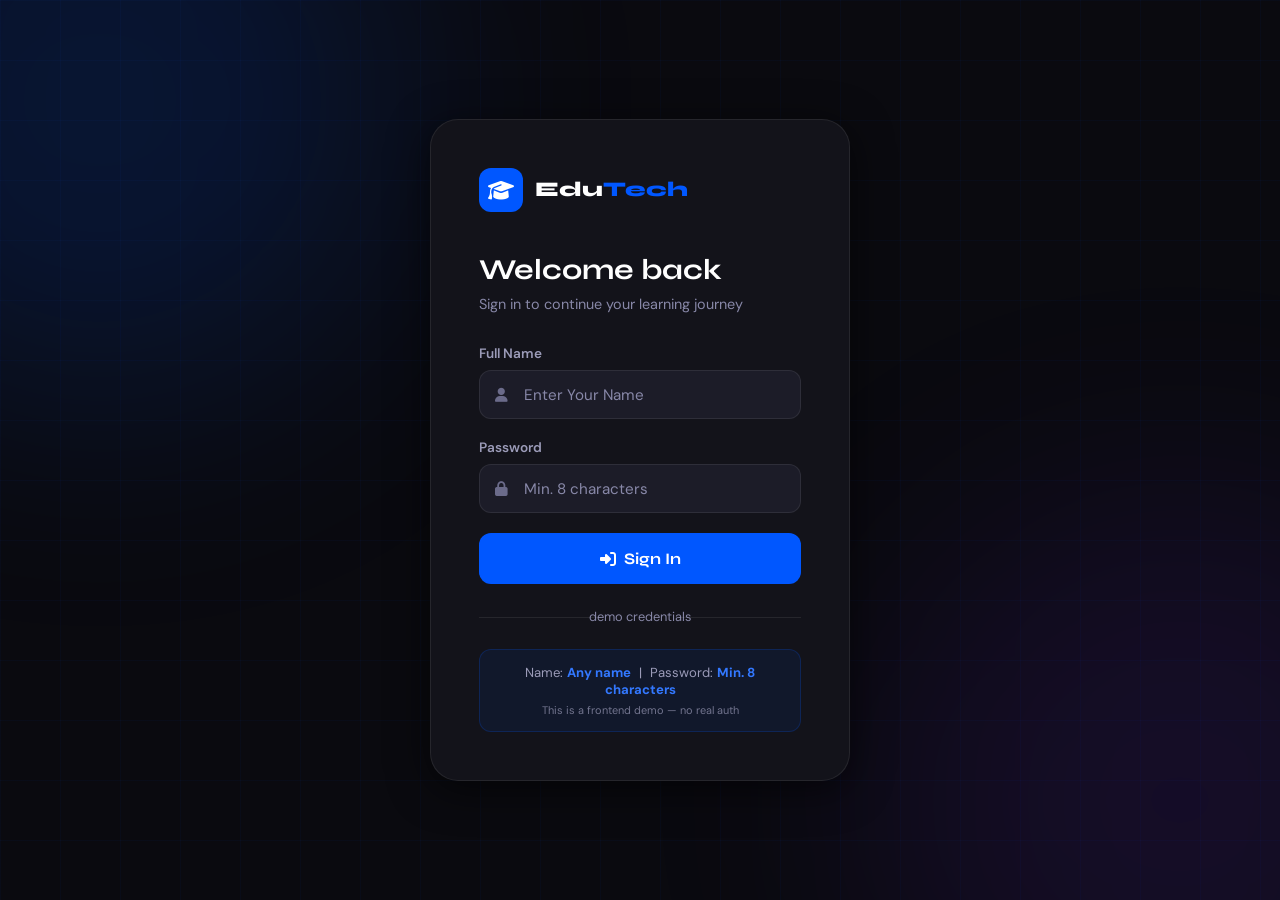
<file: index.html>
<!DOCTYPE html>
<html lang="en">
<head>
    <meta charset="UTF-8">
    <meta name="viewport" content="width=device-width, initial-scale=1.0">
    <title>EduTech Academy — Login</title>
    <link href="https://fonts.googleapis.com/css2?family=Syne:wght@400;600;700;800&family=DM+Sans:wght@300;400;500;600&display=swap" rel="stylesheet">
    <link rel="stylesheet" href="https://cdnjs.cloudflare.com/ajax/libs/font-awesome/6.4.0/css/all.min.css">
    <link rel="stylesheet" href="style.css">
</head>
<body class="login-page">

    <div class="bg-blob bg-blob-1"></div>
    <div class="bg-blob bg-blob-2"></div>

    <div class="login-card">

        <div class="login-logo">
            <div class="login-logo-icon">
                <i class="fas fa-graduation-cap"></i>
            </div>
            <div class="login-logo-text">Edu<span>Tech</span></div>
        </div>

        <h1 class="login-heading">Welcome back</h1>
        <p class="login-sub">Sign in to continue your learning journey</p>

        <div class="form-group">
            <label class="form-label" for="nameInput">Full Name</label>
            <div class="form-input-wrap">
                <i class="fas fa-user"></i>
                <input type="text" class="form-input" id="nameInput" placeholder="Enter Your Name" autocomplete="off">
            </div>
            <div class="error-msg" id="nameError"></div>
        </div>

        <div class="form-group">
            <label class="form-label" for="passInput">Password</label>
            <div class="form-input-wrap">
                <i class="fas fa-lock"></i>
                <input type="password" class="form-input" id="passInput" placeholder="Min. 8 characters">
            </div>
            <div class="error-msg" id="passError"></div>
        </div>

        <button class="btn-login" id="loginBtn">
            <i class="fas fa-sign-in-alt"></i>
            Sign In
        </button>

        <div class="divider">demo credentials</div>

        <div class="demo-hint">
            Name: <strong>Any name</strong> &nbsp;|&nbsp; Password: <strong>Min. 8 characters</strong><br>
            <small>This is a frontend demo — no real auth</small>
        </div>

    </div>

    <script src="script.js"></script>
</body>
</html>
</file>
<file: style.css>
/* ============================================
   EduTech Academy - Shared Stylesheet
   ============================================ */

@import url('https://fonts.googleapis.com/css2?family=Syne:wght@400;600;700;800&family=DM+Sans:wght@300;400;500;600&display=swap');

* {
    margin: 0;
    padding: 0;
    box-sizing: border-box;
}

:root {
    --primary: #0057FF;
    --primary-light: #3378FF;
    --primary-dark: #0040CC;
    --accent: #FF3D57;
    --success: #00C896;
    --warning: #FFB800;
    --dark: #0A0A0F;
    --dark-2: #13131A;
    --dark-3: #1C1C28;
    --dark-4: #252535;
    --gray: #6B6B8A;
    --gray-light: #9B9BB8;
    --border: rgba(255,255,255,0.08);
    --white: #FFFFFF;
    --text: #E8E8F0;
    --text-muted: #8888A8;
    --font-display: 'Syne', sans-serif;
    --font-body: 'DM Sans', sans-serif;
    --radius: 12px;
    --radius-lg: 20px;
    --radius-xl: 28px;
    --shadow: 0 4px 24px rgba(0,0,0,0.4);
    --shadow-lg: 0 8px 40px rgba(0,0,0,0.6);
    --glow: 0 0 40px rgba(0,87,255,0.2);
}

body {
    font-family: var(--font-body);
    background: var(--dark);
    color: var(--text);
    min-height: 100vh;
    overflow-x: hidden;
}

/* ============================================
   SCROLLBAR
   ============================================ */
::-webkit-scrollbar { width: 6px; }
::-webkit-scrollbar-track { background: var(--dark-2); }
::-webkit-scrollbar-thumb { background: var(--dark-4); border-radius: 10px; }
::-webkit-scrollbar-thumb:hover { background: var(--primary); }

/* ============================================
   SHARED HEADER
   ============================================ */
.header {
    background: rgba(10,10,15,0.85);
    backdrop-filter: blur(20px);
    -webkit-backdrop-filter: blur(20px);
    border-bottom: 1px solid var(--border);
    padding: 0 2rem;
    position: fixed;
    top: 0;
    width: 100%;
    z-index: 1000;
    display: flex;
    align-items: center;
    justify-content: space-between;
    height: 64px;
}

.logo {
    display: flex;
    align-items: center;
    gap: 0.6rem;
    font-family: var(--font-display);
    font-weight: 800;
    font-size: 1.2rem;
    color: var(--white);
    text-decoration: none;
}

.logo-icon {
    width: 32px;
    height: 32px;
    background: var(--primary);
    border-radius: 8px;
    display: flex;
    align-items: center;
    justify-content: center;
    font-size: 1rem;
}

.logo span.accent { color: var(--primary); }

.nav-links {
    display: flex;
    align-items: center;
    gap: 2rem;
    list-style: none;
}

.nav-links a {
    color: var(--gray-light);
    text-decoration: none;
    font-size: 0.9rem;
    font-weight: 500;
    transition: color 0.2s;
}

.nav-links a:hover,
.nav-links a.active { color: var(--white); }

.header-right {
    display: flex;
    align-items: center;
    gap: 1rem;
}

.user-avatar {
    width: 36px;
    height: 36px;
    border-radius: 50%;
    background: linear-gradient(135deg, var(--primary), #7B2FFF);
    display: flex;
    align-items: center;
    justify-content: center;
    color: var(--white);
    font-weight: 700;
    font-size: 0.85rem;
    cursor: pointer;
    border: 2px solid var(--border);
    transition: border-color 0.2s;
}

.user-avatar:hover { border-color: var(--primary); }

/* ============================================
   SHARED BUTTONS
   ============================================ */
.btn {
    display: inline-flex;
    align-items: center;
    gap: 0.5rem;
    padding: 0.65rem 1.4rem;
    border-radius: var(--radius);
    font-family: var(--font-body);
    font-weight: 600;
    font-size: 0.9rem;
    cursor: pointer;
    transition: all 0.2s;
    border: none;
    text-decoration: none;
}

.btn-primary { background: var(--primary); color: var(--white); }
.btn-primary:hover {
    background: var(--primary-light);
    transform: translateY(-1px);
    box-shadow: 0 4px 20px rgba(0,87,255,0.4);
}

.btn-ghost { background: transparent; color: var(--text); border: 1px solid var(--border); }
.btn-ghost:hover { background: var(--dark-3); border-color: var(--gray); }

.btn-success { background: var(--success); color: var(--dark); }
.btn-success:hover { filter: brightness(1.1); transform: translateY(-1px); }

/* ============================================
   SHARED BADGE
   ============================================ */
.badge {
    display: inline-flex;
    align-items: center;
    gap: 0.3rem;
    padding: 0.25rem 0.75rem;
    border-radius: 20px;
    font-size: 0.75rem;
    font-weight: 600;
}

.badge-primary { background: rgba(0,87,255,0.15);  color: var(--primary-light); }
.badge-success { background: rgba(0,200,150,0.15); color: var(--success); }
.badge-warning { background: rgba(255,184,0,0.15); color: var(--warning); }
.badge-accent  { background: rgba(255,61,87,0.15); color: var(--accent); }

/* ============================================
   SHARED PROGRESS BAR
   ============================================ */
.progress-bar {
    width: 100%;
    height: 6px;
    background: var(--dark-4);
    border-radius: 10px;
    overflow: hidden;
}

.progress-fill {
    height: 100%;
    background: linear-gradient(90deg, var(--primary), #7B2FFF);
    border-radius: 10px;
    transition: width 1s cubic-bezier(0.4, 0, 0.2, 1);
    width: 0%;
}

/* ============================================
   SHARED CARD
   ============================================ */
.card {
    background: var(--dark-2);
    border: 1px solid var(--border);
    border-radius: var(--radius-lg);
    transition: border-color 0.2s, transform 0.2s, box-shadow 0.2s;
}

.card:hover {
    border-color: rgba(0,87,255,0.3);
    transform: translateY(-3px);
    box-shadow: var(--glow);
}

/* ============================================
   TOAST NOTIFICATION
   ============================================ */
.toast-container {
    position: fixed;
    bottom: 2rem;
    right: 2rem;
    z-index: 9999;
    display: flex;
    flex-direction: column;
    gap: 0.75rem;
}

.toast {
    background: var(--dark-3);
    border: 1px solid var(--border);
    border-radius: var(--radius);
    padding: 1rem 1.5rem;
    display: flex;
    align-items: center;
    gap: 0.75rem;
    font-size: 0.9rem;
    box-shadow: var(--shadow-lg);
    animation: slideIn 0.3s ease;
    min-width: 280px;
}

.toast.success { border-left: 3px solid var(--success); }
.toast.error   { border-left: 3px solid var(--accent); }
.toast.info    { border-left: 3px solid var(--primary); }
.toast i { font-size: 1.1rem; }
.toast.success i { color: var(--success); }
.toast.error   i { color: var(--accent); }
.toast.info    i { color: var(--primary); }

@keyframes slideIn {
    from { opacity: 0; transform: translateX(30px); }
    to   { opacity: 1; transform: translateX(0); }
}

@keyframes slideOut {
    from { opacity: 1; transform: translateX(0); }
    to   { opacity: 0; transform: translateX(30px); }
}

/* ============================================
   SKELETON LOADER
   ============================================ */
.skeleton {
    background: linear-gradient(90deg, var(--dark-3) 25%, var(--dark-4) 50%, var(--dark-3) 75%);
    background-size: 200% 100%;
    animation: shimmer 1.5s infinite;
    border-radius: var(--radius);
}

@keyframes shimmer {
    0%   { background-position: 200% 0; }
    100% { background-position: -200% 0; }
}

/* ============================================
   UTILITY CLASSES
   ============================================ */
.mt-1 { margin-top: 0.5rem; }
.mt-2 { margin-top: 1rem; }
.mt-3 { margin-top: 1.5rem; }
.mt-4 { margin-top: 2rem; }
.text-muted   { color: var(--text-muted); }
.text-primary { color: var(--primary-light); }
.text-success { color: var(--success); }
.text-accent  { color: var(--accent); }
.flex         { display: flex; }
.flex-center  { display: flex; align-items: center; justify-content: center; }
.flex-between { display: flex; align-items: center; justify-content: space-between; }
.gap-1 { gap: 0.5rem; }
.gap-2 { gap: 1rem; }

.page-wrapper {
    padding-top: 64px;
    min-height: 100vh;
}

/* ============================================
   MENU TOGGLE (Mobile)
   ============================================ */
.menu-toggle {
    display: none;
    background: none;
    border: none;
    color: var(--text);
    font-size: 1.3rem;
    cursor: pointer;
    padding: 0.3rem;
}

/* ============================================
   LOGIN PAGE  (index.html)
   ============================================ */
body.login-page {
    display: flex;
    align-items: center;
    justify-content: center;
    min-height: 100vh;
    overflow: hidden;
}

body.login-page::before {
    content: '';
    position: fixed;
    inset: 0;
    background-image:
        linear-gradient(rgba(0,87,255,0.04) 1px, transparent 1px),
        linear-gradient(90deg, rgba(0,87,255,0.04) 1px, transparent 1px);
    background-size: 60px 60px;
    pointer-events: none;
}

.bg-blob {
    position: fixed;
    width: 600px;
    height: 600px;
    border-radius: 50%;
    filter: blur(120px);
    pointer-events: none;
}

.bg-blob-1 { background: rgba(0,87,255,0.15); top: -200px; left: -200px; }
.bg-blob-2 { background: rgba(123,47,255,0.1); bottom: -200px; right: -200px; }

.login-card {
    background: var(--dark-2);
    border: 1px solid var(--border);
    border-radius: var(--radius-xl);
    padding: 3rem;
    width: 100%;
    max-width: 420px;
    position: relative;
    z-index: 1;
    box-shadow: var(--shadow-lg);
    animation: fadeUpLogin 0.5s ease;
}

@keyframes fadeUpLogin {
    from { opacity: 0; transform: translateY(24px); }
    to   { opacity: 1; transform: translateY(0); }
}

.login-logo {
    display: flex;
    align-items: center;
    gap: 0.75rem;
    margin-bottom: 2.5rem;
}

.login-logo-icon {
    width: 44px;
    height: 44px;
    background: var(--primary);
    border-radius: 12px;
    display: flex;
    align-items: center;
    justify-content: center;
    font-size: 1.3rem;
    color: var(--white);
}

.login-logo-text {
    font-family: var(--font-display);
    font-weight: 800;
    font-size: 1.3rem;
    color: var(--white);
}

.login-logo-text span { color: var(--primary); }

.login-heading {
    font-family: var(--font-display);
    font-size: 1.8rem;
    font-weight: 700;
    color: var(--white);
    margin-bottom: 0.5rem;
}

.login-sub {
    color: var(--text-muted);
    font-size: 0.9rem;
    margin-bottom: 2rem;
}

.form-group { margin-bottom: 1.25rem; }

.form-label {
    display: block;
    font-size: 0.85rem;
    font-weight: 600;
    color: var(--gray-light);
    margin-bottom: 0.5rem;
}

.form-input-wrap { position: relative; }

.form-input-wrap i {
    position: absolute;
    left: 1rem;
    top: 50%;
    transform: translateY(-50%);
    color: var(--gray);
    font-size: 0.9rem;
    pointer-events: none;
}

.form-input {
    width: 100%;
    padding: 0.85rem 1rem 0.85rem 2.75rem;
    background: var(--dark-3);
    border: 1px solid var(--border);
    border-radius: var(--radius);
    color: var(--text);
    font-family: var(--font-body);
    font-size: 0.95rem;
    outline: none;
    transition: border-color 0.2s, box-shadow 0.2s;
}

.form-input:focus {
    border-color: var(--primary);
    box-shadow: 0 0 0 3px rgba(0,87,255,0.15);
}

.form-input.input-error {
    border-color: var(--accent);
    box-shadow: 0 0 0 3px rgba(255,61,87,0.15);
}

.form-input::placeholder { color: var(--text-muted); }

.btn-login {
    width: 100%;
    padding: 1rem;
    background: var(--primary);
    color: var(--white);
    border: none;
    border-radius: var(--radius);
    font-family: var(--font-display);
    font-weight: 700;
    font-size: 1rem;
    cursor: pointer;
    transition: all 0.2s;
    margin-top: 0.5rem;
    display: flex;
    align-items: center;
    justify-content: center;
    gap: 0.5rem;
}

.btn-login:hover {
    background: var(--primary-light);
    transform: translateY(-2px);
    box-shadow: 0 6px 24px rgba(0,87,255,0.4);
}

.btn-login:active { transform: translateY(0); }

.divider {
    text-align: center;
    color: var(--text-muted);
    font-size: 0.8rem;
    margin: 1.5rem 0;
    position: relative;
}

.divider::before,
.divider::after {
    content: '';
    position: absolute;
    top: 50%;
    width: 38%;
    height: 1px;
    background: var(--border);
}

.divider::before { left: 0; }
.divider::after  { right: 0; }

.demo-hint {
    background: rgba(0,87,255,0.08);
    border: 1px solid rgba(0,87,255,0.2);
    border-radius: var(--radius);
    padding: 0.875rem 1rem;
    font-size: 0.82rem;
    color: var(--gray-light);
    text-align: center;
}

.demo-hint strong { color: var(--primary-light); }
.demo-hint small { opacity: 0.7; margin-top: 0.3rem; display: block; }

.error-msg {
    color: var(--accent);
    font-size: 0.8rem;
    margin-top: 0.4rem;
    display: none;
    align-items: center;
    gap: 0.3rem;
}

.error-msg.show { display: flex; }

/* ============================================
   COURSES PAGE  (courses.html)
   ============================================ */
body.courses-page::before {
    content: '';
    position: fixed;
    inset: 0;
    background-image:
        linear-gradient(rgba(0,87,255,0.03) 1px, transparent 1px),
        linear-gradient(90deg, rgba(0,87,255,0.03) 1px, transparent 1px);
    background-size: 60px 60px;
    pointer-events: none;
    z-index: 0;
}

/* Hero */
.hero {
    background: linear-gradient(135deg, #0057FF 0%, #0A0A0F 60%);
    padding: 4rem 2rem 3rem;
    position: relative;
    overflow: hidden;
}

.hero::after {
    content: '';
    position: absolute;
    inset: 0;
    background: radial-gradient(ellipse at 80% 50%, rgba(123,47,255,0.2) 0%, transparent 60%);
}

.hero-inner {
    max-width: 1200px;
    margin: 0 auto;
    position: relative;
    z-index: 1;
}

.hero-label {
    display: inline-flex;
    align-items: center;
    gap: 0.4rem;
    background: rgba(255,255,255,0.1);
    border: 1px solid rgba(255,255,255,0.15);
    border-radius: 20px;
    padding: 0.3rem 0.9rem;
    font-size: 0.8rem;
    color: rgba(255,255,255,0.8);
    margin-bottom: 1rem;
}

.hero h1 {
    font-family: var(--font-display);
    font-size: clamp(2rem, 4vw, 3rem);
    font-weight: 800;
    color: var(--white);
    margin-bottom: 0.75rem;
    line-height: 1.2;
}

.hero p { color: rgba(255,255,255,0.7); font-size: 1rem; max-width: 500px; }

.stats-row { display: flex; gap: 2rem; margin-top: 2rem; flex-wrap: wrap; }
.stat { text-align: left; }
.stat-num { font-family: var(--font-display); font-size: 1.6rem; font-weight: 800; color: var(--white); }
.stat-label { font-size: 0.8rem; color: rgba(255,255,255,0.5); margin-top: 0.1rem; }

/* Main Content */
.main-content {
    max-width: 1200px;
    margin: 0 auto;
    padding: 2.5rem 2rem;
    position: relative;
    z-index: 1;
}

/* Filter Bar */
.filter-bar {
    display: flex;
    align-items: center;
    gap: 1rem;
    margin-bottom: 2rem;
    flex-wrap: wrap;
}

.filter-label { font-size: 0.85rem; color: var(--text-muted); font-weight: 500; }
.filter-pills { display: flex; gap: 0.5rem; flex-wrap: wrap; }

.pill {
    padding: 0.4rem 1rem;
    border-radius: 20px;
    font-size: 0.82rem;
    font-weight: 600;
    cursor: pointer;
    border: 1px solid var(--border);
    color: var(--gray-light);
    background: transparent;
    transition: all 0.2s;
    font-family: var(--font-body);
}

.pill:hover { border-color: var(--primary); color: var(--primary-light); }
.pill.active { background: var(--primary); border-color: var(--primary); color: var(--white); }

.search-input-wrap { margin-right: auto; position: relative; }

.search-input-wrap i {
    position: absolute;
    left: 0.9rem;
    top: 50%;
    transform: translateY(-50%);
    color: var(--gray);
    font-size: 0.85rem;
}

.search-field {
    background: var(--dark-2);
    border: 1px solid var(--border);
    border-radius: var(--radius);
    padding: 0.55rem 1rem 0.55rem 2.5rem;
    color: var(--text);
    font-family: var(--font-body);
    font-size: 0.85rem;
    outline: none;
    width: 220px;
    transition: border-color 0.2s;
}

.search-field:focus { border-color: var(--primary); }
.search-field::placeholder { color: var(--text-muted); }

/* Courses Grid */
.courses-grid {
    display: grid;
    grid-template-columns: repeat(auto-fill, minmax(280px, 1fr));
    gap: 1.5rem;
}

.course-card {
    background: var(--dark-2);
    border: 1px solid var(--border);
    border-radius: var(--radius-lg);
    overflow: hidden;
    cursor: pointer;
    transition: all 0.25s;
    text-decoration: none;
    display: block;
    animation: fadeUp 0.4s ease both;
}

.course-card:hover {
    border-color: rgba(0,87,255,0.4);
    transform: translateY(-4px);
    box-shadow: 0 12px 40px rgba(0,0,0,0.4), 0 0 0 1px rgba(0,87,255,0.1);
}

.card-banner {
    height: 130px;
    display: flex;
    align-items: center;
    justify-content: center;
    position: relative;
    overflow: hidden;
}

.card-banner-icon { font-size: 3rem; color: rgba(255,255,255,0.9); position: relative; z-index: 1; }

.card-body { padding: 1.25rem; }

.card-category {
    font-size: 0.72rem;
    font-weight: 700;
    text-transform: uppercase;
    letter-spacing: 0.08em;
    color: var(--primary-light);
    margin-bottom: 0.5rem;
}

.card-title {
    font-family: var(--font-display);
    font-size: 1rem;
    font-weight: 700;
    color: var(--white);
    margin-bottom: 0.5rem;
    line-height: 1.4;
}

.card-desc {
    font-size: 0.82rem;
    color: var(--text-muted);
    line-height: 1.6;
    margin-bottom: 1rem;
    display: -webkit-box;
    -webkit-line-clamp: 2;
    -webkit-box-orient: vertical;
    overflow: hidden;
}

.card-meta { display: flex; gap: 1rem; font-size: 0.78rem; color: var(--gray-light); margin-bottom: 1rem; }
.card-meta span { display: flex; align-items: center; gap: 0.3rem; }
.card-meta i { color: var(--gray); font-size: 0.75rem; }

.card-footer {
    display: flex;
    align-items: center;
    justify-content: space-between;
    padding-top: 1rem;
    border-top: 1px solid var(--border);
}

.card-rating { display: flex; align-items: center; gap: 0.3rem; font-size: 0.82rem; color: var(--warning); font-weight: 600; }

.card-progress-wrap { display: none; }
.card-progress-wrap.visible { display: block; width: 100%; margin-top: 0.75rem; }

.card-progress-label { display: flex; justify-content: space-between; font-size: 0.75rem; color: var(--text-muted); margin-bottom: 0.4rem; }

.card-btn { font-size: 0.78rem; padding: 0.4rem 1rem; }

.no-results { grid-column: 1/-1; text-align: center; padding: 4rem 2rem; color: var(--text-muted); }
.no-results i { font-size: 2.5rem; margin-bottom: 1rem; display: block; }

@keyframes fadeUp {
    from { opacity: 0; transform: translateY(16px); }
    to   { opacity: 1; transform: translateY(0); }
}

/* ============================================
   COURSE PAGE  (course.html)
   ============================================ */
.layout {
    display: flex;
    margin-top: 64px;
    min-height: calc(100vh - 64px);
}

/* Sidebar */
.sidebar {
    width: 320px;
    background: var(--dark-2);
    border-left: 1px solid var(--border);
    height: calc(100vh - 64px);
    position: fixed;
    right: 0;
    top: 64px;
    overflow-y: auto;
    display: flex;
    flex-direction: column;
    z-index: 100;
    transition: transform 0.3s;
}

.sidebar-header {
    padding: 1.25rem 1.5rem;
    border-bottom: 1px solid var(--border);
    flex-shrink: 0;
    position: sticky;
    top: 0;
    background: var(--dark-2);
    z-index: 1;
}

.sidebar-course-name { font-size: 0.75rem; color: var(--text-muted); margin-bottom: 0.25rem; }

.sidebar-title {
    font-family: var(--font-display);
    font-weight: 700;
    font-size: 0.95rem;
    color: var(--white);
    margin-bottom: 0.75rem;
}

.sidebar-progress {
    font-size: 0.78rem;
    color: var(--text-muted);
    margin-bottom: 0.5rem;
    display: flex;
    justify-content: space-between;
}

/* Lesson list */
.lesson-list { padding: 0.5rem 0; flex: 1; }

.lesson-item {
    display: flex;
    align-items: center;
    gap: 0.75rem;
    padding: 0.875rem 1.5rem;
    cursor: pointer;
    transition: background 0.2s;
    border-right: 3px solid transparent;
}

.lesson-item:hover { background: var(--dark-3); }
.lesson-item.active { background: rgba(0,87,255,0.08); border-right-color: var(--primary); }

.lesson-check {
    width: 22px;
    height: 22px;
    border-radius: 50%;
    border: 2px solid var(--dark-4);
    display: flex;
    align-items: center;
    justify-content: center;
    font-size: 0.65rem;
    flex-shrink: 0;
    transition: all 0.2s;
}

.lesson-check.done    { background: var(--success); border-color: var(--success); color: var(--dark); }
.lesson-check.playing { background: var(--primary); border-color: var(--primary); color: var(--white); }

.lesson-num {
    width: 24px;
    height: 24px;
    border-radius: 50%;
    border: 2px solid var(--dark-4);
    display: flex;
    align-items: center;
    justify-content: center;
    font-size: 0.65rem;
    font-weight: 700;
    flex-shrink: 0;
    color: var(--text-muted);
    transition: all 0.2s;
}

.lesson-num.done    { background: var(--success); border-color: var(--success); color: var(--dark); }
.lesson-num.current { background: var(--primary); border-color: var(--primary); color: var(--white); }

.lesson-info { flex: 1; min-width: 0; }

.lesson-name {
    font-size: 0.85rem;
    color: var(--text);
    white-space: nowrap;
    overflow: hidden;
    text-overflow: ellipsis;
}

.lesson-dur { font-size: 0.75rem; color: var(--text-muted); margin-top: 0.1rem; }

/* Course page main */
.course-main-content {
    flex: 1;
    margin-right: 320px;
    padding: 2.5rem;
    max-width: calc(100vw - 320px);
}

.back-link {
    display: inline-flex;
    align-items: center;
    gap: 0.5rem;
    color: var(--text-muted);
    text-decoration: none;
    font-size: 0.85rem;
    margin-bottom: 2rem;
    transition: color 0.2s;
}

.back-link:hover { color: var(--primary-light); }

/* Course hero */
.course-hero {
    background: linear-gradient(135deg, var(--dark-3) 0%, var(--dark-2) 100%);
    border: 1px solid var(--border);
    border-radius: var(--radius-xl);
    padding: 3rem;
    display: flex;
    align-items: center;
    justify-content: space-between;
    gap: 2rem;
    margin-bottom: 2rem;
    position: relative;
    overflow: hidden;
}

.course-hero::before {
    content: '';
    position: absolute;
    top: -60px; right: -60px;
    width: 300px; height: 300px;
    border-radius: 50%;
    opacity: 0.06;
}

.hero-left { flex: 1; position: relative; z-index: 1; }

.hero-cat {
    font-size: 0.75rem;
    font-weight: 700;
    text-transform: uppercase;
    letter-spacing: 0.1em;
    color: var(--primary-light);
    margin-bottom: 0.75rem;
}

.hero-title {
    font-family: var(--font-display);
    font-size: clamp(1.5rem, 3vw, 2.2rem);
    font-weight: 800;
    color: var(--white);
    margin-bottom: 1rem;
    line-height: 1.3;
}

.hero-desc {
    color: var(--text-muted);
    font-size: 0.95rem;
    line-height: 1.7;
    margin-bottom: 1.5rem;
    max-width: 480px;
}

.hero-meta { display: flex; gap: 1.5rem; flex-wrap: wrap; margin-bottom: 1.75rem; }

.hero-meta-item { display: flex; align-items: center; gap: 0.4rem; font-size: 0.85rem; color: var(--gray-light); }
.hero-meta-item i { color: var(--primary); font-size: 0.85rem; }

.hero-icon-wrap {
    width: 180px;
    height: 180px;
    border-radius: 50%;
    display: flex;
    align-items: center;
    justify-content: center;
    flex-shrink: 0;
    position: relative;
    z-index: 1;
}

.hero-icon-wrap i { font-size: 4.5rem; }

.tags { display: flex; gap: 0.5rem; flex-wrap: wrap; margin-bottom: 1rem; }

.tag {
    padding: 0.25rem 0.75rem;
    background: var(--dark-4);
    border: 1px solid var(--border);
    border-radius: 6px;
    font-size: 0.75rem;
    color: var(--gray-light);
}

/* Progress card */
.progress-card {
    background: var(--dark-2);
    border: 1px solid var(--border);
    border-radius: var(--radius-lg);
    padding: 1.75rem;
}

.progress-card-header { display: flex; justify-content: space-between; align-items: center; margin-bottom: 1rem; }
.progress-card-title { font-family: var(--font-display); font-weight: 700; color: var(--white); }
.progress-num { font-family: var(--font-display); font-size: 1.4rem; font-weight: 800; color: var(--primary-light); }

.progress-stats { display: flex; gap: 2rem; margin-top: 1.25rem; flex-wrap: wrap; }
.p-stat { display: flex; align-items: center; gap: 0.5rem; font-size: 0.85rem; color: var(--gray-light); }
.p-stat i { color: var(--primary); }

/* ============================================
   LESSON PAGE  (lesson.html)
   ============================================ */
.lesson-main-content {
    flex: 1;
    margin-right: 300px;
    display: flex;
    flex-direction: column;
}

/* Sidebar width override for lesson page */
.lesson-page .sidebar { width: 300px; }

.video-section {
    background: #000;
    position: relative;
    width: 100%;
    padding-top: 56.25%;
}

.video-section iframe {
    position: absolute;
    inset: 0;
    width: 100%;
    height: 100%;
    border: none;
}

.lesson-info-section { padding: 2rem 2.5rem; flex: 1; }

.breadcrumb { display: flex; align-items: center; gap: 0.5rem; font-size: 0.8rem; color: var(--text-muted); margin-bottom: 1.25rem; }
.breadcrumb a { color: var(--text-muted); text-decoration: none; transition: color 0.2s; }
.breadcrumb a:hover { color: var(--primary-light); }
.breadcrumb i { font-size: 0.65rem; }

.lesson-title {
    font-family: var(--font-display);
    font-size: clamp(1.3rem, 2.5vw, 1.8rem);
    font-weight: 800;
    color: var(--white);
    margin-bottom: 1rem;
    line-height: 1.3;
}

.lesson-meta-bar { display: flex; align-items: center; gap: 1.5rem; margin-bottom: 1.75rem; flex-wrap: wrap; }
.lesson-meta-item { display: flex; align-items: center; gap: 0.4rem; font-size: 0.82rem; color: var(--gray-light); }
.lesson-meta-item i { color: var(--primary); }

.action-bar {
    display: flex;
    align-items: center;
    gap: 1rem;
    padding: 1.25rem 2.5rem;
    border-top: 1px solid var(--border);
    background: var(--dark-2);
    flex-wrap: wrap;
}

.nav-btn {
    display: flex;
    align-items: center;
    gap: 0.5rem;
    padding: 0.7rem 1.25rem;
    border-radius: var(--radius);
    font-family: var(--font-body);
    font-weight: 600;
    font-size: 0.88rem;
    cursor: pointer;
    border: none;
    transition: all 0.2s;
    text-decoration: none;
}

.nav-btn.prev { background: var(--dark-3); color: var(--text); border: 1px solid var(--border); }
.nav-btn.prev:hover { background: var(--dark-4); }

.nav-btn.mark-done { background: var(--success); color: var(--dark); font-weight: 700; }
.nav-btn.mark-done:hover { filter: brightness(1.1); transform: translateY(-1px); }
.nav-btn.mark-done.done { background: var(--dark-4); color: var(--success); border: 1px solid var(--success); }

.nav-btn.next { background: var(--primary); color: var(--white); margin-right: auto; }
.nav-btn.next:hover { background: var(--primary-light); transform: translateY(-1px); box-shadow: 0 4px 16px rgba(0,87,255,0.4); }

.nav-btn:disabled { opacity: 0.4; cursor: not-allowed; transform: none !important; }

.lesson-counter { font-size: 0.8rem; color: var(--text-muted); margin-right: auto; }

/* ============================================
   RESPONSIVE
   ============================================ */
@media (max-width: 900px) {
    .sidebar { transform: translateX(100%); z-index: 200; }
    .sidebar.open { transform: translateX(0); }
    .course-main-content { margin-right: 0; max-width: 100%; padding: 1.5rem; }
    .lesson-main-content { margin-right: 0; }
    .course-hero { flex-direction: column; padding: 2rem; }
    .hero-icon-wrap { width: 120px; height: 120px; }
    .hero-icon-wrap i { font-size: 3rem; }
    .lesson-info-section { padding: 1.5rem; }
    .action-bar { padding: 1rem 1.5rem; }
}

@media (max-width: 768px) {
    .menu-toggle { display: block; }
    .nav-links { display: none; }
    .header { padding: 0 1rem; }
    .hero { padding: 2rem 1rem 2rem; }
    .main-content { padding: 1.5rem 1rem; }
    .filter-bar { gap: 0.75rem; }
    .search-input-wrap { order: -1; width: 100%; }
    .search-field { width: 100%; }
}

@media (max-width: 480px) {
    .lesson-info-section { padding: 1rem; }
    .action-bar { padding: 0.75rem 1rem; gap: 0.5rem; }
    .course-main-content { padding: 1rem; }
}
</file>
